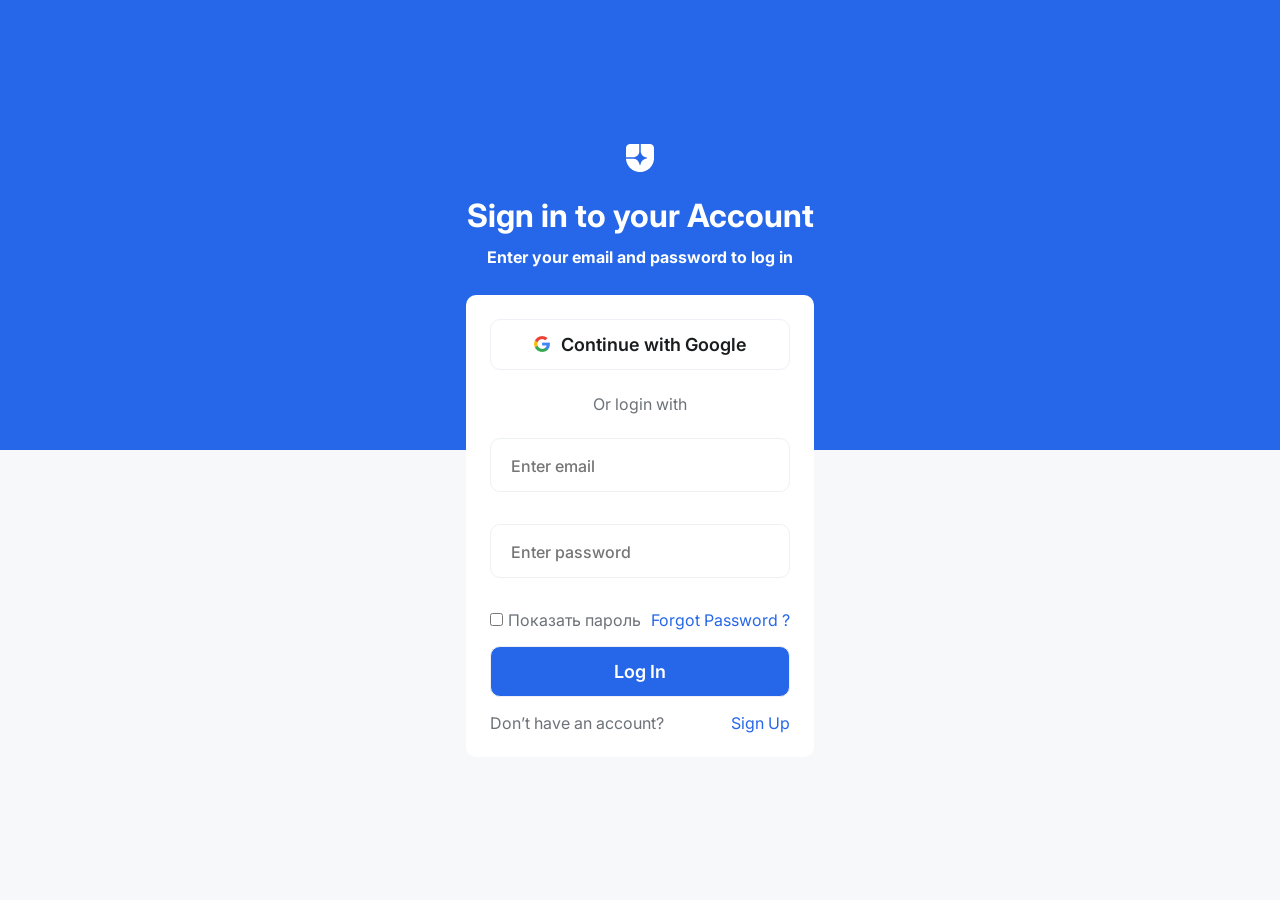
<file: index.html>
<!doctype html>
<html lang="en">
<head>
  <meta charset="UTF-8">
  <meta name="viewport"
        content="width=device-width, user-scalable=no, initial-scale=1.0, maximum-scale=1.0, minimum-scale=1.0">
  <meta http-equiv="X-UA-Compatible" content="ie=edge">
  <link rel="preconnect" href="https://fonts.googleapis.com">
  <link rel="preconnect" href="https://fonts.gstatic.com" crossorigin>
  <link href="https://fonts.googleapis.com/css2?family=Inter:ital,opsz,wght@0,14..32,100..900;1,14..32,100..900&display=swap" rel="stylesheet">
  <link rel="stylesheet" href="style.css">
  <title>Register</title>
</head>
<body>
  <header class="header-section">
    <img src="logo.png" alt="icon" class="icon">
    <h1 class="header__title">Sign in to your Account</h1>
    <h4 class="header__description">Enter your email and password to log in </h4>
  </header>
  <div class="register-section">
    <button class="btn btn-google"><img src="google.png" alt="">Continue with Google</button>
    <span>Or login with</span>

    <form class="form-register" method="post" novalidate data-js-form>
      <div class="form-register">
        <input name="login"
               type="email"
               placeholder="Enter email"
               id="login"
               class="form-login"
               required
               minlength="5"
               maxlength="30"
               aria-errormessage="login-errors">
        <span class="field__error" id="login-errors" data-js-form-field-errors></span>
      </div>
      <div class="form-register">
        <input name="password"
               type="password"
               placeholder="Enter password"
               id="password"
               class="form-password"
               required
               minlength="8"
               maxlength="20"
               aria-errormessage="password-errors"
               data-js-form-password>
        <span class="field__error" id="password-errors" data-js-form-field-errors></span>
      </div>

      <div class="form-register__check-password">
        <div class="check-section">
          <input type="checkbox" class="check-password" name="check-password" id="check-password" data-js-form-check-password>
          <label for="check-password" >Показать пароль</label>
        </div>
        <a href="#" class='link'>Forgot Password ?</a>
      </div>
      <button type="submit" class="btn btn-login">Log In</button>
      <div class="sign-up-section">
        <span>Don’t have an account?</span>
        <a href="#" class="link">Sign Up</a>
      </div>
    </form>

  </div>
<script src="script.js"></script>
</body>
</html>
</file>
<file: style.css>
:root {

}

* {
  font-family: 'Inter', sans-serif;
  margin: 0;
  padding: 0;
}

body {
  display: flex;
  flex-direction: column;
  gap: 28px;
  align-items: center;
  justify-content: center;
  background: linear-gradient(0deg, #F6F8FA 50%, #2567E8 50%);
  min-height: 100vh;
}

a {
  color: white;
  text-decoration: none;
}

.header-section {
  color: white;
  display: flex;
  flex-direction: column;
  align-items: center;
}

h1 {
  font-weight: 700;
  font-size: 32px;
  padding-top: 24px;
  padding-bottom: 12px;
}

.register-section {
  display: flex;
  flex-direction: column;
  gap: 24px;
  padding: 24px;
  background-color: #ffffff;
  border-radius: 10px;
  max-width: 300px;
}

.btn {
  padding-block: 14px;
  text-align: center;
  align-items: center;
  background-color: white;
  border: 1px solid #EFF0F6;
  border-radius: 10px;
  color: #1A1C1E;
  font-size: 18px;
  font-weight: 600;
}

.btn:hover {
  cursor: pointer;
}

.btn-google {
  display: flex;
  gap: 10px;
  align-items: center;
  justify-content: center;
  transition: all 0.2s ease-in;
}

.btn-google:hover {
  background-color: #2567E8;
  color: white;
}

span {
  text-align: center;
  color: #6C7278;
}

.form-register {
  display: flex;
  flex-direction: column;
  gap: 16px;
}

.form-login,
.form-password{
  padding: 14px 20px;
  background-color: white;
  border-radius: 10px;
  border: 1px solid #EDF1F3;
  transition: all 0.2s ease-in-out;
  color: #1A1C1E;
  font-size: 20px;
}


input::placeholder {
  font-size: 16px;
  font-weight: 500;
}

.link {
  color: #2567E8;
}

.link:hover {
  color: #256798;
  border: none;
  outline: none;
}

input:focus {
  outline: none;
}

.form-register__check-password {
  display: flex;
  justify-content: space-between;
}

.check-section {
  display: flex;
  gap: 5px;
  align-items: center;
}

.check-section label {
  color: #6C7278;
}

.checkbox-section input {
  height: 20px;
  width: 20px;
  border-radius: 5px;
}

.btn-login {
  background-color: #2567E8;
  color: white;
  transition: all 0.2s ease-in-out;
}

.btn-login:hover {
  background-color: white;
  color: #2567E8;
}

.error {
  border: 1px solid red;
}

.error-text {
  color: red;
  font-weight: 500;
  font-size: 12px;
}

.okay {
  color: black;
}

.success {
  border: 1px solid #2567E8;
}

.check-password {
  text-align: center;
  color: #256798;
  font-weight: 500;
  transition: 0.2s all ease-in-out;
}

.check-password:hover {
  color: black;
  cursor: pointer;
}

.sign-up-section {
  display: flex;
  justify-content: space-between;
}

.field__error {
  color: red;
  text-align: center;

}
</file>
<file: static/style.css>
:root {

}

* {
  font-family: 'Inter', sans-serif;
  margin: 0;
  padding: 0;
}

body {
  display: flex;
  flex-direction: column;
  gap: 28px;
  align-items: center;
  justify-content: center;
  background: linear-gradient(0deg, #F6F8FA 50%, #2567E8 50%);
  min-height: 100vh;
}

a {
  color: white;
  text-decoration: none;
}

.header-section {
  color: white;
  display: flex;
  flex-direction: column;
  align-items: center;
}

h1 {
  font-weight: 700;
  font-size: 32px;
  padding-top: 24px;
  padding-bottom: 12px;
}

.register-section {
  display: flex;
  flex-direction: column;
  gap: 24px;
  padding: 24px;
  background-color: #ffffff;
  border-radius: 10px;
  max-width: 300px;
}

.btn {
  padding-block: 14px;
  text-align: center;
  align-items: center;
  background-color: white;
  border: 1px solid #EFF0F6;
  border-radius: 10px;
  color: #1A1C1E;
  font-size: 18px;
  font-weight: 600;
}

.btn:hover {
  cursor: pointer;
}

.btn-google {
  display: flex;
  gap: 10px;
  align-items: center;
  justify-content: center;
  transition: all 0.2s ease-in;
}

.btn-google:hover {
  background-color: #2567E8;
  color: white;
}

span {
  text-align: center;
  color: #6C7278;
}

.form-register {
  display: flex;
  flex-direction: column;
  gap: 16px;
}

.form-login,
.form-password{
  padding: 14px 20px;
  background-color: white;
  border-radius: 10px;
  border: 1px solid #EDF1F3;
  transition: all 0.2s ease-in-out;
  color: #1A1C1E;
  font-size: 20px;
}


input::placeholder {
  font-size: 16px;
  font-weight: 500;
}

.link {
  color: #2567E8;
}

.link:hover {
  color: #256798;
  border: none;
  outline: none;
}

input:focus {
  outline: none;
}

.form-register__check-password {
  display: flex;
  justify-content: space-between;
}

.check-section {
  display: flex;
  gap: 5px;
  align-items: center;
}

.check-section label {
  color: #6C7278;
}

.checkbox-section input {
  height: 20px;
  width: 20px;
  border-radius: 5px;
}

.btn-login {
  background-color: #2567E8;
  color: white;
  transition: all 0.2s ease-in-out;
}

.btn-login:hover {
  background-color: white;
  color: #2567E8;
}

.error {
  border: 1px solid red;
}

.error-text {
  color: red;
  font-weight: 500;
  font-size: 12px;
}

.okay {
  color: black;
}

.success {
  border: 1px solid #2567E8;
}

.check-password {
  text-align: center;
  color: #256798;
  font-weight: 500;
  transition: 0.2s all ease-in-out;
}

.check-password:hover {
  color: black;
  cursor: pointer;
}

.sign-up-section {
  display: flex;
  justify-content: space-between;
}

.field__error {
  color: red;
  text-align: center;

}
</file>
